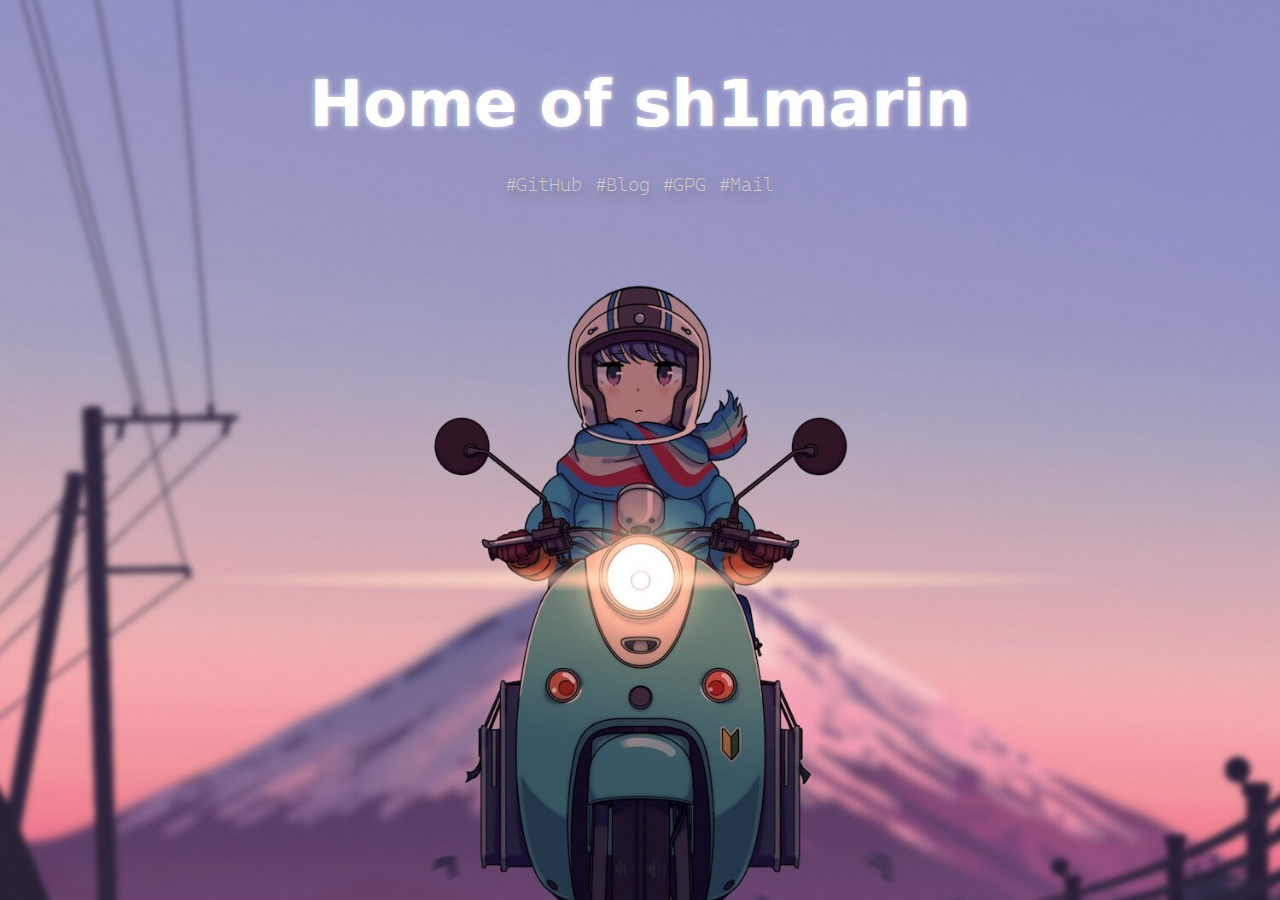
<file: index.html>
<!DOCTYPE html>

<html lang="en">
	<head>
		<meta charset="utf-8" />
		<meta name="viewport" content="width=device-width, initial-scale=1" />

		<title>sh1marin's index page</title>
		<meta name="description" content="my fancy old school index page" />
		<meta name="author" content="avimitin, jixun" />

		<meta property="og:title" content="sh1marin's index page" />
		<meta property="og:type" content="website" />
		<meta property="og:url" content="https://sh1mar.in" />
		<meta property="og:description" content="my fancy old school index page" />
		<meta property="og:image" content="image.png" />

		<link rel="apple-touch-icon" sizes="180x180" href="/apple-touch-icon.png" />
		<link rel="icon" type="image/png" sizes="32x32" href="/favicon-32x32.png" />
		<link rel="icon" type="image/png" sizes="16x16" href="/favicon-16x16.png" />
		<link rel="manifest" href="/site.webmanifest" />
		<link rel="mask-icon" href="/safari-pinned-tab.svg" color="#5bbad5" />
		<meta name="msapplication-TileColor" content="#00aba9" />
		<meta name="theme-color" content="#ffffff" />

		<link rel="stylesheet" href="styles.css" />
	</head>

	<body>
		<div class="side"></div>
		<div class="center">
			<h1>Home of sh1marin</h1>
			<p>
				<a class="links" href="https://github.com/Avimitin">#GitHub</a>
				<a class="links" href="https://blog.sh1mar.in">#Blog</a>
				<a class="links"
					href="https://keyserver.ubuntu.com/pks/lookup?search=0xFF7883E3BF6835DD&fingerprint=on&op=index"
					title="PGP key search for 0xFF7883E3BF6835DD">#GPG</a>
				<a class="links" href="mailto:dev@avimit.in">#Mail</a>
			</p>
		</div>
		<div class="side"></div>
	</body>
</html>
</file>
<file: styles.css>
@font-face {
  font-family: "CascadiaCode";
  src: url('static/CascadiaCode-min.ttf') format('truetype');
}

html {
	text-align: center;
	background-image: url("static/background.jpg");
	-webkit-background-size: cover;
	-moz-background-size: cover;
	-o-background-size: cover;
	background-size: cover;
	background-repeat: no-repeat;
	background-position: center 25%;
	min-height: 100vh;
}

@media (orientation: landscape) {
	html {
		background-size: 100vw auto;
	}
}

@media (orientation: portrait) {
	html {
		background-size: auto 100vh;
	}
}

body {
	display: flex;
	justify-content: center;
	align-items: center;
}

h1 {
	color: #fff;
	font-family: Sans;
	text-shadow: 0px 0px 6px rgba(255, 255, 255, 0.8),
			-1px 0px 1px #59a9ef,
			1px 0px 1px #fcacac;
	padding: 1rem;
	font-size: 4rem;
	font-weight: 900;
	margin-bottom: 0.2rem;
}

a {
	outline: none;
	text-decoration: none;
	text-shadow: 2px 5px 8px rgba(101, 101, 111, 0.5);
	padding: 2px 5px 0;
	color: #d0caca;
	font-family: "CascadiaCode";
	font-size: 1.2rem;
	font-weight: lighter;
	transition: all .3s;
}

a:hover {
	color: #eaeaea;
	font-size: 1.8rem;
	transform: scale(5);
	animation: animatedGlow 2s linear infinite;
}

@keyframes animatedGlow {
  0% {
	  text-shadow: unset;
  }

  50% {
	  text-shadow: 0 0 7px #eaeaea, 0 0 10px #eaeaea, 0 0 21px #eaeaea;
  }

  100% {
	  text-shadow: unset;
  }
}
</file>
